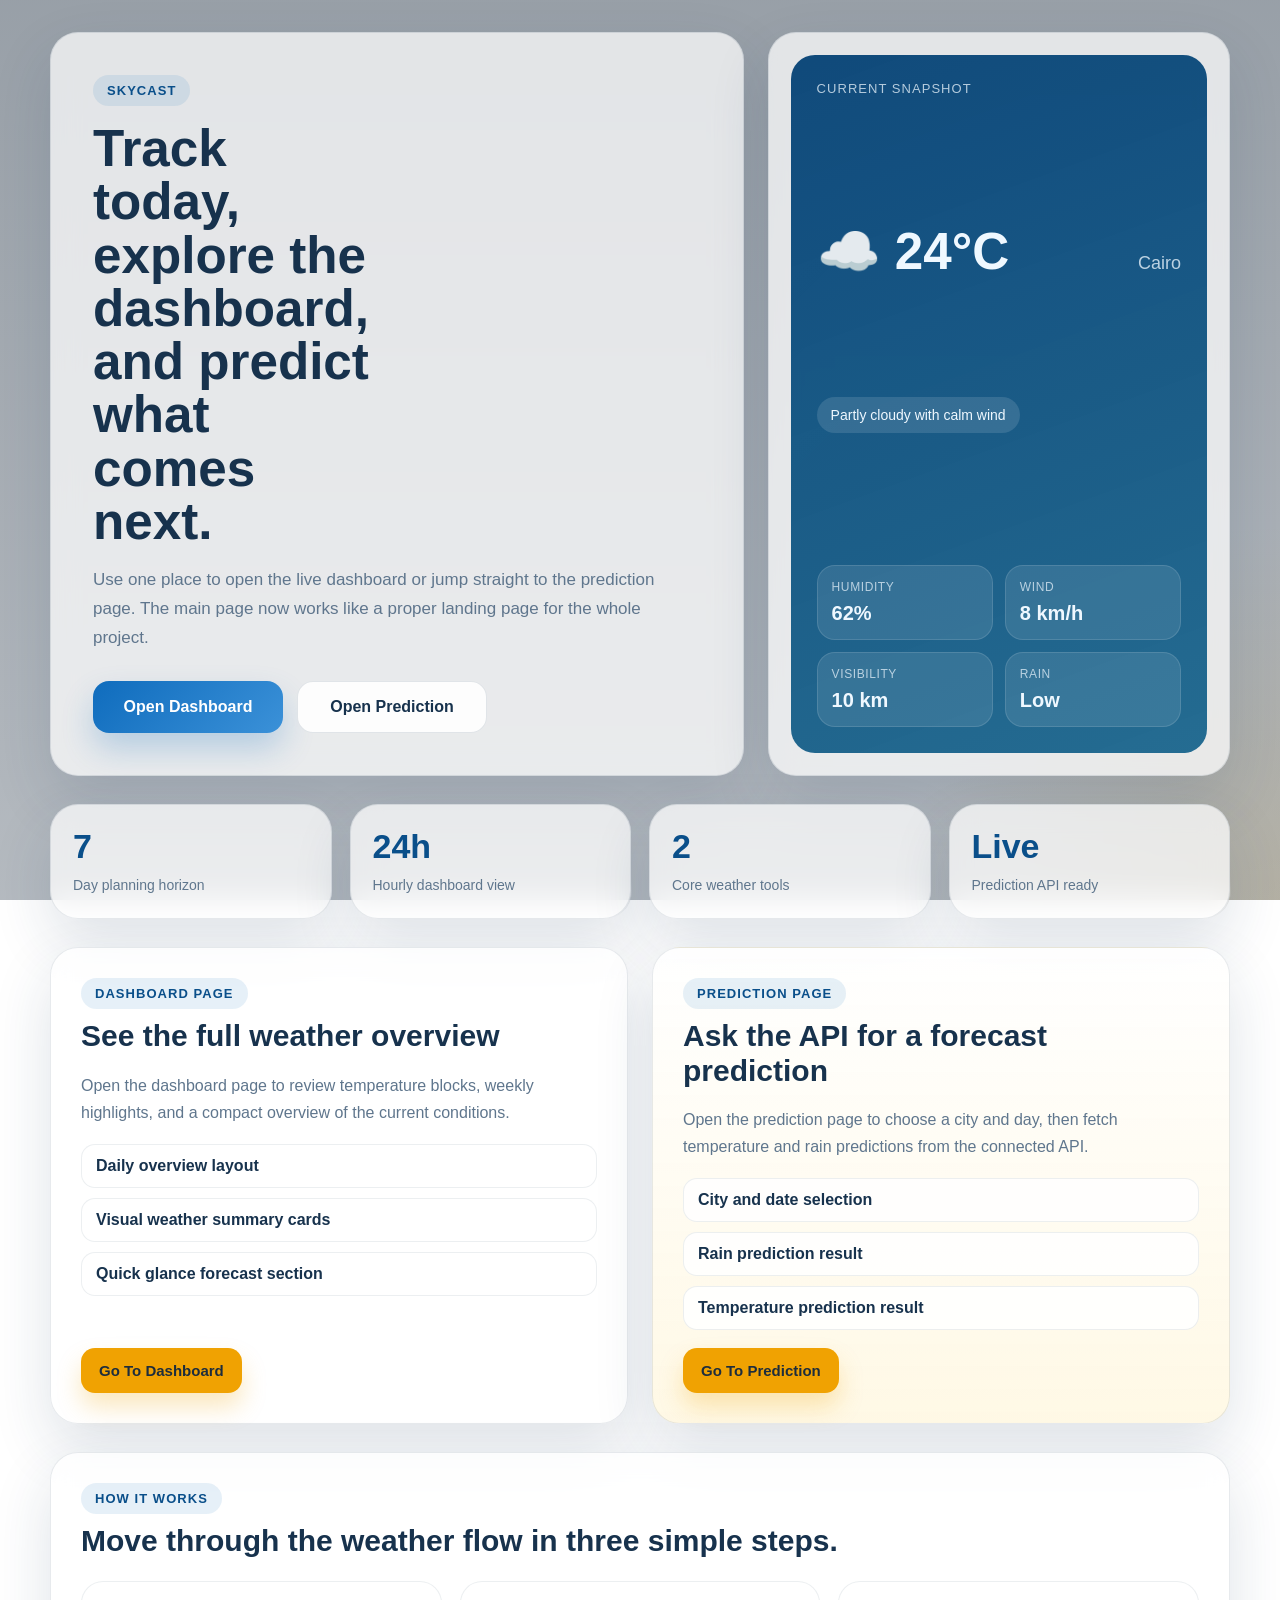
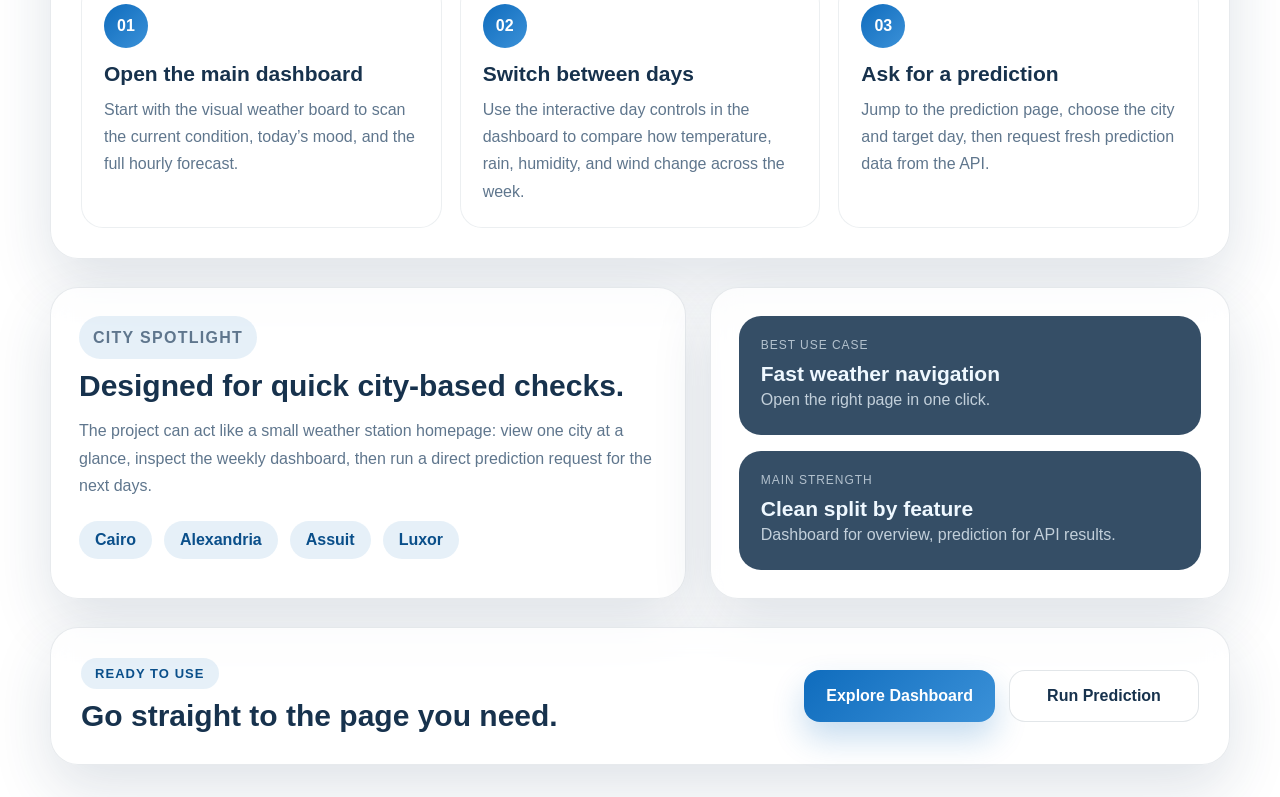
<file: index.html>
<!doctype html>
<html lang="en">
  <head>
    <meta charset="UTF-8" />
    <meta name="viewport" content="width=device-width, initial-scale=1.0" />
    <title>SkyCast</title>
    <link rel="stylesheet" href="style.css" />
  </head>
  <body>
    <main class="landing-page">
      <section class="hero">
        <div class="hero-copy">
          <p class="eyebrow">SkyCast</p>
          <h1>
            Track today, explore the dashboard, and predict what comes next.
          </h1>
          <p class="hero-text">
            Use one place to open the live dashboard or jump straight to the
            prediction page. The main page now works like a proper landing page
            for the whole project.
          </p>

          <div class="hero-actions">
            <button
              class="primary-action nav-button"
              type="button"
              data-target="dashboard.html"
            >
              Open Dashboard
            </button>
            <button
              class="secondary-action nav-button"
              type="button"
              data-target="predictWaether.html"
            >
              Open Prediction
            </button>
          </div>
        </div>

        <div class="hero-panel">
          <div class="hero-card live-card">
            <p class="card-label">Current Snapshot</p>
            <div class="temp-line">
              <span class="temp-value">☁️ 24&deg;C</span>
              <span class="temp-city">Cairo</span>
            </div>
            <p class="status-pill">Partly cloudy with calm wind</p>

            <div class="mini-grid">
              <div class="mini-box">
                <span class="mini-title">Humidity</span>
                <strong>62%</strong>
              </div>
              <div class="mini-box">
                <span class="mini-title">Wind</span>
                <strong>8 km/h</strong>
              </div>
              <div class="mini-box">
                <span class="mini-title">Visibility</span>
                <strong>10 km</strong>
              </div>
              <div class="mini-box">
                <span class="mini-title">Rain</span>
                <strong>Low</strong>
              </div>
            </div>
          </div>
        </div>
      </section>

      <section class="stats-strip">
        <article class="stat-card">
          <span class="stat-number">7</span>
          <span class="stat-label">Day planning horizon</span>
        </article>
        <article class="stat-card">
          <span class="stat-number">24h</span>
          <span class="stat-label">Hourly dashboard view</span>
        </article>
        <article class="stat-card">
          <span class="stat-number">2</span>
          <span class="stat-label">Core weather tools</span>
        </article>
        <article class="stat-card">
          <span class="stat-number">Live</span>
          <span class="stat-label">Prediction API ready</span>
        </article>
      </section>

      <section class="features">
        <article class="feature-card">
          <div class="feature-header">
            <p class="feature-kicker">Dashboard Page</p>
            <h2>See the full weather overview</h2>
          </div>
          <p class="feature-text">
            Open the dashboard page to review temperature blocks, weekly
            highlights, and a compact overview of the current conditions.
          </p>
          <ul class="feature-list">
            <li>Daily overview layout</li>
            <li>Visual weather summary cards</li>
            <li>Quick glance forecast section</li>
          </ul>
          <button
            class="card-action nav-button"
            type="button"
            data-target="dashboard/dashboard.html"
          >
            Go To Dashboard
          </button>
        </article>

        <article class="feature-card accent-card">
          <div class="feature-header">
            <p class="feature-kicker">Prediction Page</p>
            <h2>Ask the API for a forecast prediction</h2>
          </div>
          <p class="feature-text">
            Open the prediction page to choose a city and day, then fetch
            temperature and rain predictions from the connected API.
          </p>
          <ul class="feature-list">
            <li>City and date selection</li>
            <li>Rain prediction result</li>
            <li>Temperature prediction result</li>
          </ul>
          <button
            class="card-action nav-button"
            type="button"
            data-target="predictWeather.html"
          >
            Go To Prediction
          </button>
        </article>
      </section>

      <section class="workflow-section">
        <div class="section-heading">
          <p class="feature-kicker">How It Works</p>
          <h2>Move through the weather flow in three simple steps.</h2>
        </div>

        <div class="workflow-grid">
          <article class="workflow-card">
            <span class="step-badge">01</span>
            <h3>Open the main dashboard</h3>
            <p>
              Start with the visual weather board to scan the current condition,
              today’s mood, and the full hourly forecast.
            </p>
          </article>

          <article class="workflow-card">
            <span class="step-badge">02</span>
            <h3>Switch between days</h3>
            <p>
              Use the interactive day controls in the dashboard to compare how
              temperature, rain, humidity, and wind change across the week.
            </p>
          </article>

          <article class="workflow-card">
            <span class="step-badge">03</span>
            <h3>Ask for a prediction</h3>
            <p>
              Jump to the prediction page, choose the city and target day, then
              request fresh prediction data from the API.
            </p>
          </article>
        </div>
      </section>

      <section class="city-showcase">
        <div class="city-panel">
          <div class="section-heading compact-heading">
            <p class="feature-kicker">City Spotlight</p>
            <h2>Designed for quick city-based checks.</h2>
          </div>
          <p class="feature-text">
            The project can act like a small weather station homepage: view one
            city at a glance, inspect the weekly dashboard, then run a direct
            prediction request for the next days.
          </p>

          <div class="city-tags">
            <span class="city-tag">Cairo</span>
            <span class="city-tag">Alexandria</span>
            <span class="city-tag">Assuit</span>
            <span class="city-tag">Luxor</span>
          </div>
        </div>

        <div class="insight-panel">
          <div class="insight-box">
            <p class="insight-title">Best Use Case</p>
            <strong>Fast weather navigation</strong>
            <span>Open the right page in one click.</span>
          </div>
          <div class="insight-box">
            <p class="insight-title">Main Strength</p>
            <strong>Clean split by feature</strong>
            <span>Dashboard for overview, prediction for API results.</span>
          </div>
        </div>
      </section>

      <section class="cta-banner">
        <div>
          <p class="feature-kicker">Ready To Use</p>
          <h2>Go straight to the page you need.</h2>
        </div>

        <div class="cta-actions">
          <button
            class="primary-action nav-button"
            type="button"
            data-target="dashboard/dashboard.html"
          >
            Explore Dashboard
          </button>
          <button
            class="secondary-action nav-button"
            type="button"
            data-target="predictWeather/predictWaether.html"
          >
            Run Prediction
          </button>
        </div>
      </section>
    </main>

    <script src="index.js"></script>
  </body>
</html>
</file>
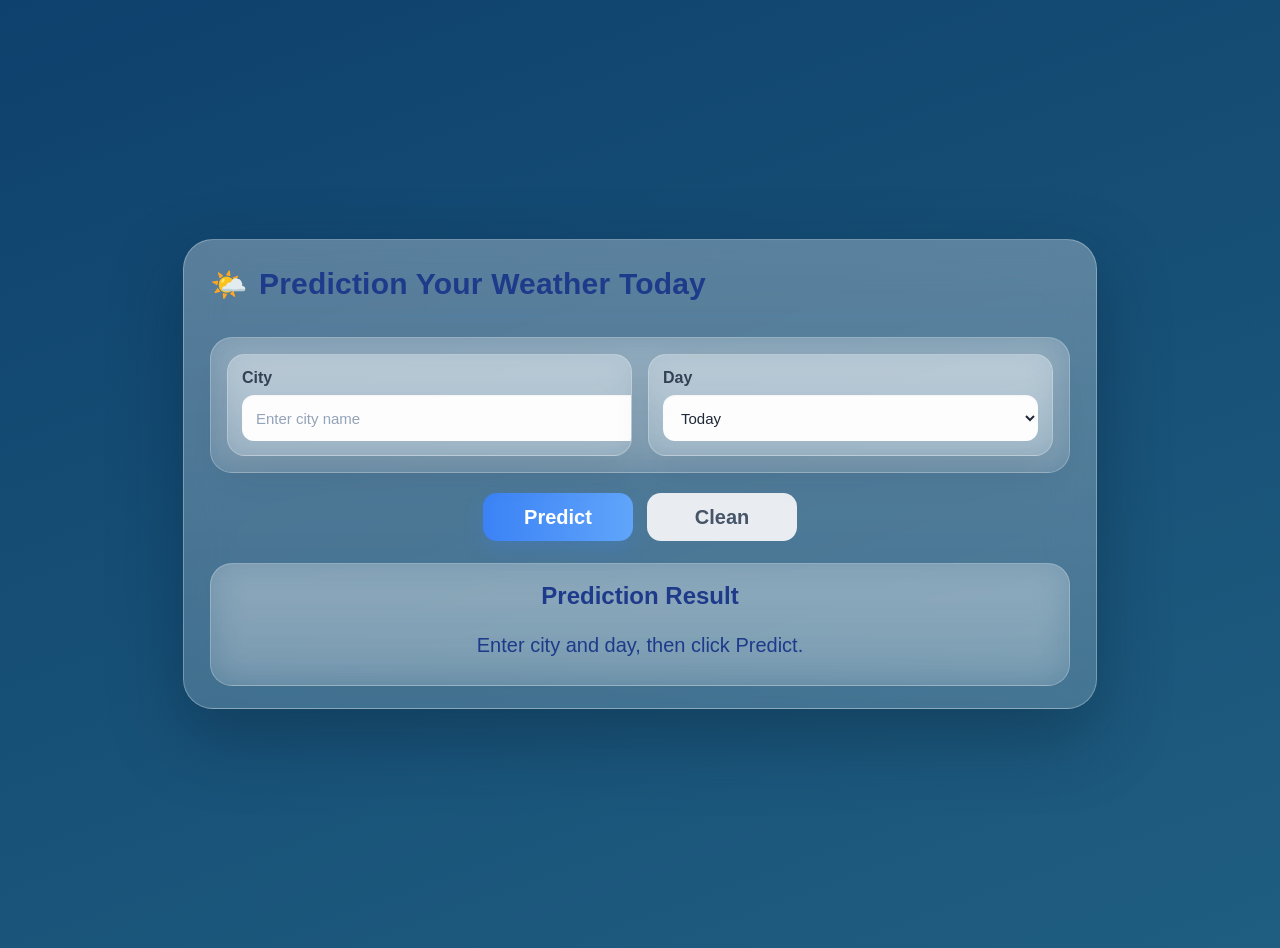
<file: predictWaether.html>
<!DOCTYPE html>
<html lang="en">
<head>
  <meta charset="UTF-8" />
  <meta name="viewport" content="width=device-width, initial-scale=1.0" />
  <link rel="stylesheet" href="predictWeather.css">
  <title>Weather Prediction</title>


</head>
<body>

  <div class="container">

    <!-- العنوان -->
    <div class="header">
      <span class="icon">🌤️</span>
      <h1>Prediction Your Weather Today</h1>
    </div>

    <!-- الفورم -->
    <form id="predictForm">
      <div class="form-grid">

        <div class="input-box">
          <label>City</label>
          <input type="text" id="city" placeholder="Enter city name" required>
        </div>

        <div class="input-box">
          <label>Day</label>
          <select id="day" required>
            <option value="today">Today</option>
            <option value="tomorrow">Tomorrow</option>
            <option value="after_tomorrow">After Tomorrow</option>
          </select>
        </div>

      </div>

      <!-- الأزرار -->
      <div class="buttons">
        <button type="submit" class="submit-btn">Predict</button>
        <button type="reset" class="clean-btn" id="cleanBtn">Clean</button>
      </div>
    </form>

    <!-- صندوق النتيجة -->
    <div class="result-box" id="resultBox">
      <h2 class="result-title">Prediction Result</h2>

      <div id="resultContent">
        <div class="loading">Enter city and day, then click Predict.</div>
      </div>
    </div>

  </div>

  
<script src="predictWeather.js"></script>
</body>
</html>
</file>
<file: style.css>
* {
  box-sizing: border-box;
  margin: 0;
  padding: 0;
}

:root {
  --surface: rgba(255, 255, 255, 0.72);
  --surface-strong: rgba(255, 255, 255, 0.88);
  --surface-deep: rgba(15, 45, 73, 0.84);
  --text: #17324d;
  --muted: #5f768d;
  --line: rgba(23, 50, 77, 0.1);
  --primary: #0f6cbd;
  --primary-dark: #0a4f8a;
  --accent: #f0a202;
  --shadow: 0 24px 60px rgba(27, 60, 91, 0.14);
}

body {
  min-height: 100vh;
  font-family: "Segoe UI", Tahoma, Geneva, Verdana, sans-serif;
  color: var(--text);
  background:
    linear-gradient(rgba(10, 28, 47, 0.42), rgba(10, 28, 47, 0.3)),
    radial-gradient(circle at top left, rgba(255, 255, 255, 0.22), transparent 28%),
    radial-gradient(circle at bottom right, rgba(240, 162, 2, 0.16), transparent 24%),
    url("https://commons.wikimedia.org/wiki/Special:Redirect/file/Clouds%20in%20the%20sky%20landscape.jpg");
  background-size: cover;
  background-position: center;
  background-repeat: no-repeat;
  background-attachment: fixed;
  padding: 32px;
}

.landing-page {
  width: min(1180px, 100%);
  margin: 0 auto;
  display: flex;
  flex-direction: column;
  gap: 28px;
}

.hero {
  display: grid;
  grid-template-columns: 1.2fr 0.8fr;
  gap: 24px;
  align-items: stretch;
}

.hero-copy,
.hero-panel,
.feature-card,
.workflow-section,
.city-panel,
.insight-panel,
.cta-banner,
.stat-card {
  background: var(--surface);
  border: 1px solid var(--line);
  border-radius: 28px;
  backdrop-filter: blur(14px);
  box-shadow: var(--shadow);
}

.hero-copy {
  padding: 42px;
}

.eyebrow,
.feature-kicker {
  display: inline-block;
  padding: 8px 14px;
  border-radius: 999px;
  background: rgba(15, 108, 189, 0.1);
  color: var(--primary-dark);
  font-size: 13px;
  font-weight: 700;
  letter-spacing: 0.08em;
  text-transform: uppercase;
}

.eyebrow {
  margin-bottom: 16px;
}

.hero-copy h1 {
  font-size: clamp(2.4rem, 4vw, 4.4rem);
  line-height: 1.04;
  max-width: 10ch;
}

.hero-text,
.feature-text,
.workflow-card p,
.city-panel p,
.insight-box span {
  color: var(--muted);
  line-height: 1.7;
  font-size: 16px;
}

.hero-text {
  margin-top: 18px;
  max-width: 60ch;
  font-size: 17px;
}

.hero-actions,
.cta-actions {
  display: flex;
  flex-wrap: wrap;
  gap: 14px;
}

.hero-actions {
  margin-top: 28px;
}

.primary-action,
.secondary-action,
.card-action {
  border: none;
  cursor: pointer;
  transition: transform 0.2s ease, box-shadow 0.2s ease, background 0.2s ease;
}

.primary-action,
.secondary-action {
  min-width: 190px;
  padding: 16px 22px;
  border-radius: 16px;
  font-size: 16px;
  font-weight: 700;
}

.primary-action {
  background: linear-gradient(135deg, var(--primary), #3b91d8);
  color: #fff;
  box-shadow: 0 16px 32px rgba(15, 108, 189, 0.24);
}

.secondary-action {
  background: rgba(255, 255, 255, 0.9);
  color: var(--text);
  border: 1px solid rgba(23, 50, 77, 0.12);
}

.hero-panel {
  padding: 22px;
  display: flex;
}

.hero-card {
  width: 100%;
  border-radius: 24px;
  padding: 26px;
  background:
    linear-gradient(160deg, rgba(11, 70, 120, 0.98), rgba(24, 100, 140, 0.94)),
    linear-gradient(135deg, rgba(255, 255, 255, 0.08), transparent);
  color: #eff8ff;
  display: flex;
  flex-direction: column;
  justify-content: space-between;
  min-height: 100%;
}

.card-label {
  font-size: 13px;
  letter-spacing: 0.08em;
  text-transform: uppercase;
  color: rgba(239, 248, 255, 0.74);
}

.temp-line {
  display: flex;
  flex-wrap: wrap;
  justify-content: space-between;
  align-items: baseline;
  gap: 14px;
  margin: 22px 0 12px;
}

.temp-value {
  font-size: clamp(3rem, 4vw, 4.8rem);
  font-weight: 800;
  line-height: 1;
}

.temp-city {
  font-size: 18px;
  color: rgba(239, 248, 255, 0.76);
}

.status-pill {
  display: inline-flex;
  width: fit-content;
  padding: 10px 14px;
  border-radius: 999px;
  background: rgba(255, 255, 255, 0.12);
  font-size: 14px;
}

.mini-grid {
  display: grid;
  grid-template-columns: repeat(2, minmax(0, 1fr));
  gap: 12px;
  margin-top: 24px;
}

.mini-box {
  padding: 14px;
  border-radius: 18px;
  background: rgba(255, 255, 255, 0.1);
  border: 1px solid rgba(255, 255, 255, 0.12);
}

.mini-title {
  display: block;
  margin-bottom: 8px;
  font-size: 12px;
  color: rgba(239, 248, 255, 0.7);
  text-transform: uppercase;
  letter-spacing: 0.05em;
}

.mini-box strong {
  font-size: 20px;
}

.stats-strip {
  display: grid;
  grid-template-columns: repeat(4, minmax(0, 1fr));
  gap: 18px;
}

.stat-card {
  padding: 22px;
  display: flex;
  flex-direction: column;
  gap: 8px;
}

.stat-number {
  font-size: 34px;
  font-weight: 800;
  color: var(--primary-dark);
}

.stat-label {
  font-size: 14px;
  color: var(--muted);
  line-height: 1.6;
}

.features {
  display: grid;
  grid-template-columns: repeat(2, minmax(0, 1fr));
  gap: 24px;
}

.feature-card {
  padding: 30px;
  display: flex;
  flex-direction: column;
  gap: 18px;
}

.accent-card {
  background: linear-gradient(180deg, rgba(255, 255, 255, 0.84), rgba(255, 248, 227, 0.92));
}

.feature-header h2,
.section-heading h2,
.cta-banner h2 {
  margin-top: 10px;
  font-size: 30px;
  line-height: 1.15;
}

.feature-list {
  list-style: none;
  display: grid;
  gap: 10px;
}

.feature-list li {
  padding: 12px 14px;
  border-radius: 14px;
  background: var(--surface-strong);
  border: 1px solid rgba(23, 50, 77, 0.08);
  color: var(--text);
  font-weight: 600;
}

.card-action {
  margin-top: auto;
  width: fit-content;
  padding: 14px 18px;
  border-radius: 14px;
  background: var(--accent);
  color: #1d2d3d;
  font-size: 15px;
  font-weight: 800;
  box-shadow: 0 14px 24px rgba(240, 162, 2, 0.25);
}

.workflow-section {
  padding: 30px;
}

.section-heading {
  margin-bottom: 22px;
}

.workflow-grid {
  display: grid;
  grid-template-columns: repeat(3, minmax(0, 1fr));
  gap: 18px;
}

.workflow-card {
  background: rgba(255, 255, 255, 0.54);
  border: 1px solid rgba(23, 50, 77, 0.08);
  border-radius: 22px;
  padding: 22px;
}

.step-badge {
  display: inline-flex;
  align-items: center;
  justify-content: center;
  width: 44px;
  height: 44px;
  border-radius: 50%;
  background: linear-gradient(135deg, #0f6cbd, #3b91d8);
  color: #fff;
  font-weight: 800;
  margin-bottom: 14px;
}

.workflow-card h3,
.insight-box strong {
  font-size: 21px;
  margin-bottom: 10px;
}

.city-showcase {
  display: grid;
  grid-template-columns: 1.1fr 0.9fr;
  gap: 24px;
}

.city-panel,
.insight-panel {
  padding: 28px;
}

.compact-heading {
  margin-bottom: 14px;
}

.city-tags {
  display: flex;
  flex-wrap: wrap;
  gap: 12px;
  margin-top: 22px;
}

.city-tag {
  padding: 10px 16px;
  border-radius: 999px;
  background: rgba(15, 108, 189, 0.1);
  color: var(--primary-dark);
  font-weight: 700;
}

.insight-panel {
  display: grid;
  gap: 16px;
}

.insight-box {
  border-radius: 22px;
  padding: 22px;
  background: var(--surface-deep);
  color: #eff8ff;
}

.insight-title {
  margin-bottom: 10px;
  font-size: 12px;
  text-transform: uppercase;
  letter-spacing: 0.08em;
  color: rgba(239, 248, 255, 0.68);
}

.insight-box span {
  display: block;
  color: rgba(239, 248, 255, 0.76);
}

.cta-banner {
  padding: 30px;
  display: flex;
  justify-content: space-between;
  align-items: center;
  gap: 18px;
}

.primary-action:hover,
.secondary-action:hover,
.card-action:hover {
  transform: translateY(-2px);
}

.primary-action:active,
.secondary-action:active,
.card-action:active {
  transform: translateY(0);
}

@media (max-width: 980px) {
  body {
    padding: 18px;
  }

  .hero,
  .features,
  .city-showcase,
  .workflow-grid {
    grid-template-columns: 1fr;
  }

  .stats-strip {
    grid-template-columns: repeat(2, minmax(0, 1fr));
  }

  .hero-copy,
  .feature-card,
  .workflow-section,
  .city-panel,
  .insight-panel,
  .cta-banner {
    padding: 24px;
  }

  .cta-banner {
    flex-direction: column;
    align-items: flex-start;
  }
}

@media (max-width: 560px) {
  .hero-copy h1 {
    max-width: none;
  }

  .primary-action,
  .secondary-action,
  .card-action {
    width: 100%;
  }

  .mini-grid,
  .stats-strip {
    grid-template-columns: 1fr;
  }

  .hero-actions,
  .cta-actions {
    width: 100%;
  }
}
</file>
<file: predictWeather.css>
<style>
    /* ================== إعدادات عامة ================== */
    * {
      box-sizing: border-box;
    }

body {
  margin: 0;
  min-height: 100vh;
  font-family: "Segoe UI", Arial, sans-serif;
  background:
    linear-gradient(rgba(7, 32, 54, 0.2), rgba(7, 32, 54, 0.2)),
    linear-gradient(160deg, rgba(11, 70, 120, 0.98), rgba(24, 100, 140, 0.94));
  display: flex;
  justify-content: center;
  align-items: center;
  padding: 24px;
  color: #1f2937;
    }

    /* ================== الكارت الرئيسي ================== */
.container {
  width: 100%;
  max-width: 860px;
  background: linear-gradient(180deg, rgba(255, 255, 255, 0.3), rgba(255, 255, 255, 0.18));
  border: 1px solid rgba(255, 255, 255, 0.28);
  backdrop-filter: blur(24px);
  -webkit-backdrop-filter: blur(24px);
  border-radius: 30px;
  box-shadow: 0 28px 70px rgba(6, 25, 43, 0.34);
  padding: 26px 26px 22px;
}

    /* ================== الهيدر ================== */
    .header {
      display: flex;
      align-items: center;
      gap: 12px;
      margin-bottom: 20px;
      padding-bottom: 14px;
      border-bottom: 1px solid rgba(59, 130, 246, 0.10);
    }

    .header h1 {
      margin: 0;
      font-size: 30px;
      line-height: 1.2;
      color: #1e3a8a;
      font-weight: 700;
      letter-spacing: 0.2px;
    }

    /* أيقونة الهيدر */
    .icon {
      font-size: 30px;
      display: inline-block;
      animation: floatCloud 3s ease-in-out infinite;
    }

    @keyframes floatCloud {
      0%   { transform: translateY(0); }
      50%  { transform: translateY(-6px); }
      100% { transform: translateY(0); }
    }

    /* ================== الفورم ================== */
    .form-grid {
      display: grid;
      grid-template-columns: 1fr 1fr;
      gap: 16px;
      background: linear-gradient(180deg, rgba(255, 255, 255, 0.16), rgba(255, 255, 255, 0.08));
      border: 1px solid rgba(255, 255, 255, 0.24);
      border-radius: 22px;
      padding: 16px;
      backdrop-filter: blur(18px);
      -webkit-backdrop-filter: blur(18px);
    }

.input-box {
      background: linear-gradient(180deg, rgba(255, 255, 255, 0.28), rgba(255, 255, 255, 0.14));
      border: 1px solid rgba(255, 255, 255, 0.24);
      border-radius: 18px;
      padding: 14px;
      box-shadow: 0 16px 34px rgba(31, 41, 55, 0.1);
      backdrop-filter: blur(18px);
      -webkit-backdrop-filter: blur(18px);
      min-width: 0;
      overflow: hidden;
    }

    .input-box label {
      display: block;
      margin-bottom: 8px;
      font-size: 16px;
      font-weight: 600;
      color: #334155;
    }

    .input-box input,
    .input-box select {
      width: 100%;
      max-width: 100%;
      height: 46px;
      border: none;
      outline: none;
      border-radius: 12px;
      padding: 0 14px;
      display: block;
      font-size: 15px;
      background: rgba(255, 255, 255, 0.98);
      color: #1f2937;
      box-shadow: inset 0 1px 2px rgba(0, 0, 0, 0.04);
      transition: 0.25s ease;
    }

    .input-box input::placeholder {
      color: #94a3b8;
    }

    /* حركة خفيفة للـ city و day */
    .input-box input:hover,
    .input-box select:hover,
    .input-box input:focus,
    .input-box select:focus {
      transform: translateY(-2px);
      box-shadow: 0 8px 16px rgba(59, 130, 246, 0.12);
    }

    /* ================== الأزرار ================== */
    .buttons {
      display: flex;
      justify-content: center;
      gap: 14px;
      margin-top: 20px;
    }

    button {
      min-width: 150px;
      height: 48px;
      border: none;
      border-radius: 14px;
      font-size: 20px;
      font-weight: 700;
      cursor: pointer;
      transition: 0.25s ease;
    }

    .submit-btn {
      color: white;
      background: linear-gradient(to right, #3b82f6, #60a5fa);
      box-shadow: 0 10px 20px rgba(59, 130, 246, 0.22);
    }

    .submit-btn:hover {
      transform: translateY(-2px);
    }

    .clean-btn {
      color: #475569;
      background: #e9edf2;
    }

    .clean-btn:hover {
      background: #dde5ee;
      transform: translateY(-2px);
    }

    /* ================== صندوق النتيجة ================== */
    .result-box {
      margin-top: 22px;
      padding: 18px;
      border-radius: 22px;
      background: linear-gradient(180deg, rgba(255, 255, 255, 0.22), rgba(255, 255, 255, 0.12));
      border: 1px solid rgba(255, 255, 255, 0.24);
      backdrop-filter: blur(18px);
      -webkit-backdrop-filter: blur(18px);
    }

    .result-title {
      text-align: center;
      margin: 0 0 14px;
      font-size: 24px;
      font-weight: 700;
      color: #1e3a8a;
    }

    .result-content {
      display: grid;
      grid-template-columns: 1fr 1fr;
      gap: 14px;
    }

    .result-card {
      background: linear-gradient(180deg, rgba(255, 255, 255, 0.3), rgba(255, 255, 255, 0.16));
      border: 1px solid rgba(255, 255, 255, 0.24);
      border-radius: 18px;
      padding: 16px 18px;
      min-height: 98px;
      display: flex;
      flex-direction: column;
      justify-content: center;
      box-shadow: 0 16px 34px rgba(31, 41, 55, 0.1);
      backdrop-filter: blur(18px);
      -webkit-backdrop-filter: blur(18px);
    }

    .result-label {
      font-size: 15px;
      color: #64748b;
      margin-bottom: 8px;
      font-weight: 600;
    }

    .result-value {
      font-size: 28px;
      font-weight: 800;
      display: flex;
      align-items: center;
      gap: 10px;
    }

    .loading {
      text-align: center;
      font-size: 20px;
      color: #1e3a8a;
      padding: 10px 0;
    }

    .error {
      text-align: center;
      font-size: 18px;
      color: #dc2626;
      padding: 8px 0;
    }

    /* ================== ألوان النتيجة ================== */
    .rain-text {
      color: #3b82f6;
    }

    .no-rain-text {
      color: #60a5fa;
    }

    .temp-text {
      color: #ef4444;
    }

    /* ================== شمس + سحابة ================== */
    .weather-group {
      position: relative;
      display: inline-block;
      width: 42px;
      height: 28px;
      animation: moveWeather 3s ease-in-out infinite;
      flex-shrink: 0;
    }

    .sun {
      position: absolute;
      left: 0;
      top: 0;
      font-size: 24px;
      line-height: 1;
    }

    .cloud {
      position: absolute;
      left: 14px;
      top: 6px;
      font-size: 22px;
      line-height: 1;
      opacity: 0.95;
    }

    @keyframes moveWeather {
      0%   { transform: translateX(0); }
      50%  { transform: translateX(8px); }
      100% { transform: translateX(0); }
    }

    /* ================== ترموميتر متحرك ================== */
    .temp-icon {
      display: inline-block;
      animation: pulseTempIcon 1.5s ease-in-out infinite;
      flex-shrink: 0;
    }

    @keyframes pulseTempIcon {
      0%   { transform: scale(1); }
      50%  { transform: scale(1.15); }
      100% { transform: scale(1); }
    }

    .meta-line {
      margin-top: 12px;
      text-align: center;
      font-size: 14px;
      color: #64748b;
      font-weight: 600;
    }

    /* ================== موبايل ================== */
    @media (max-width: 760px) {
      .container {
        padding: 22px 18px 18px;
      }

      .header h1 {
        font-size: 26px;
      }

      .form-grid,
      .result-content {
        grid-template-columns: 1fr;
      }

      button {
        min-width: 130px;
        font-size: 18px;
      }

      .result-value {
        font-size: 24px;
      }
    }
  </style>
</file>
